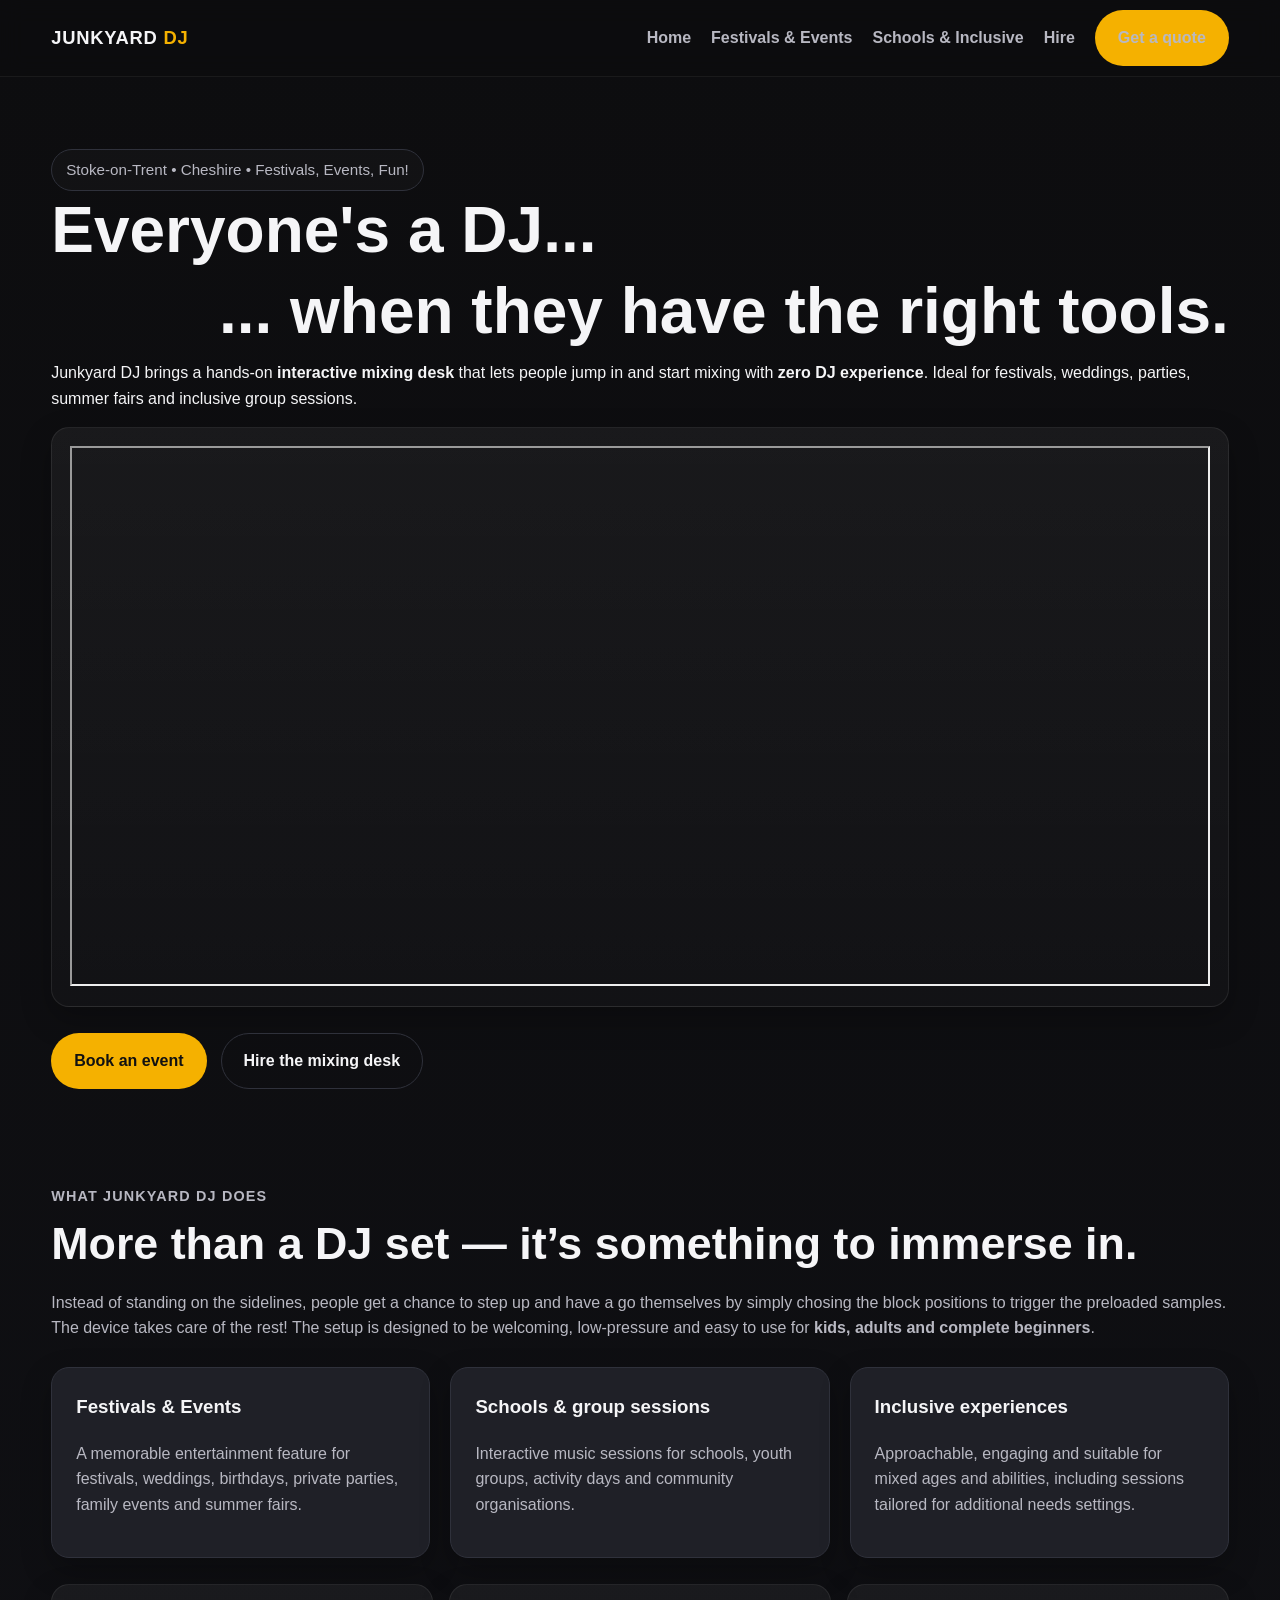
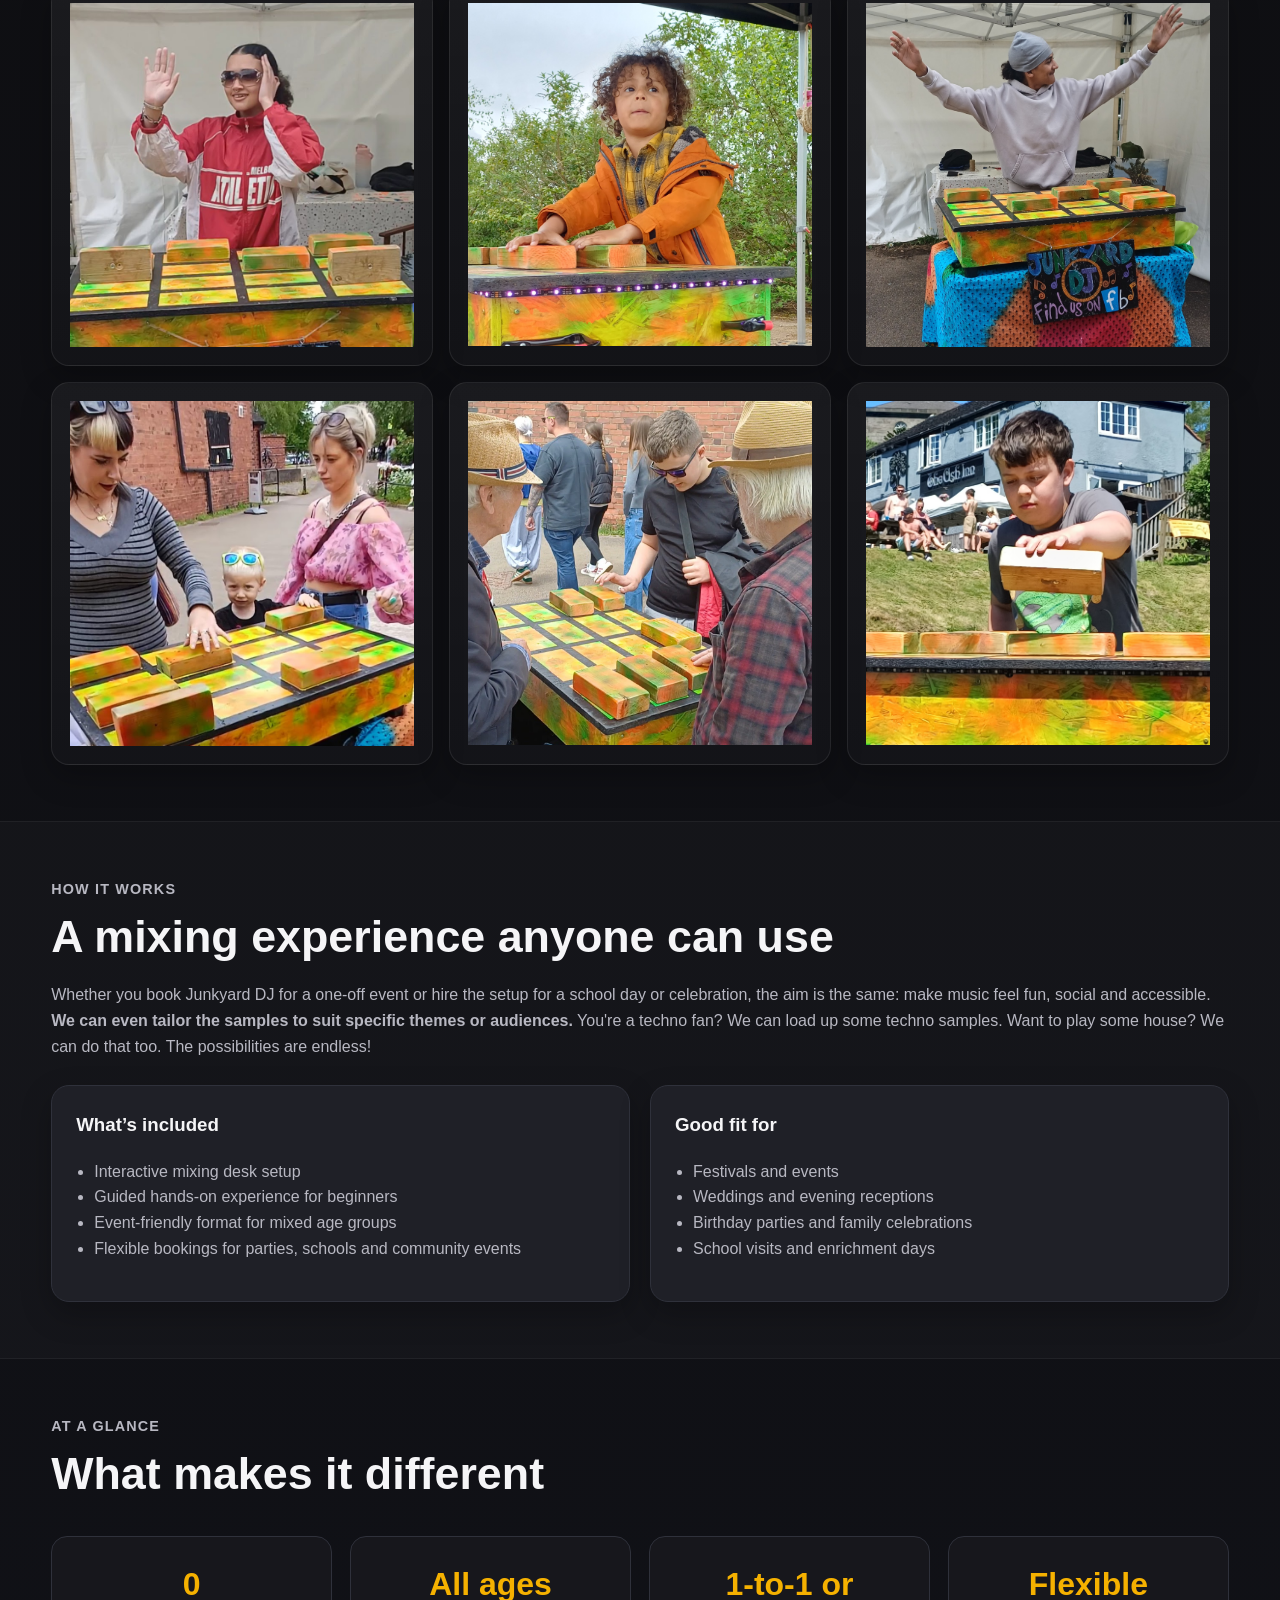
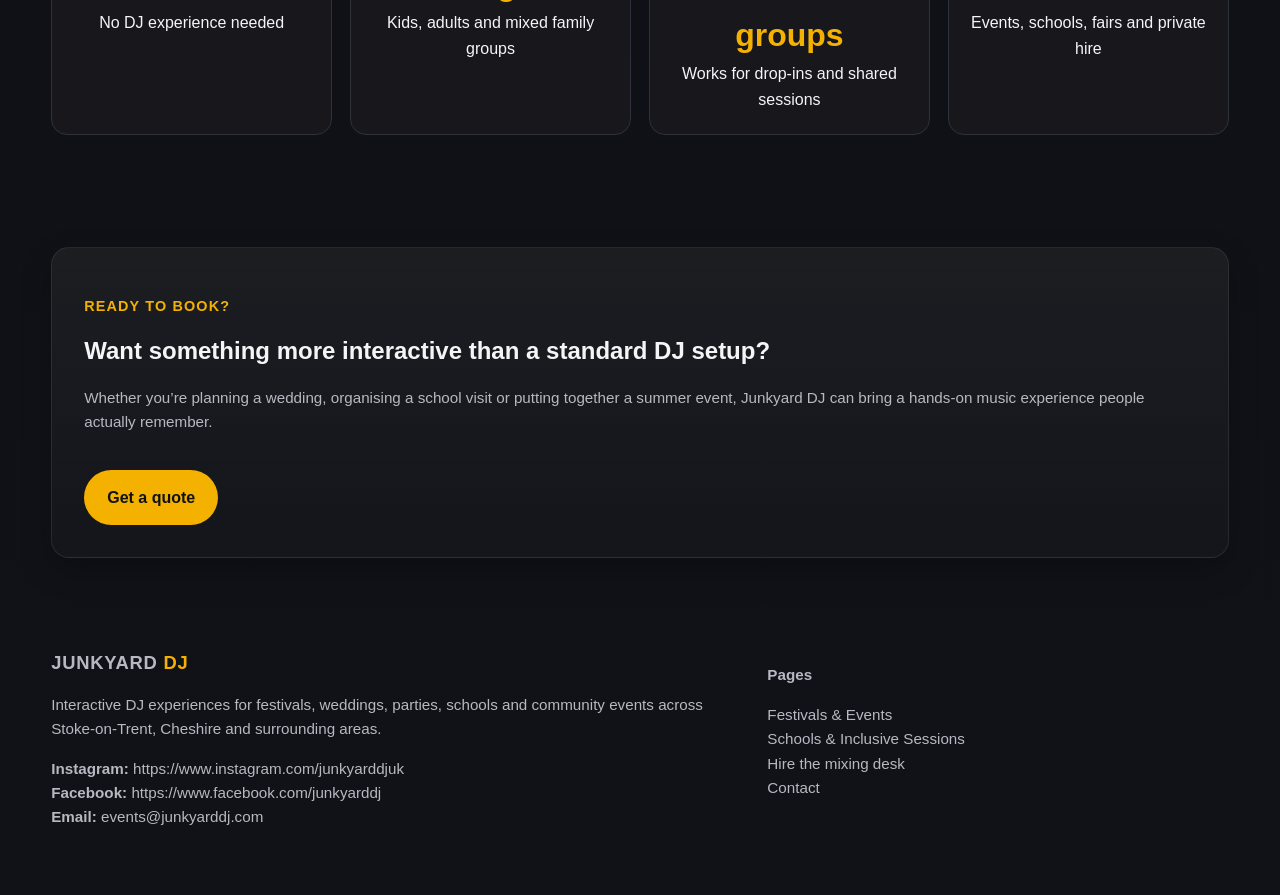
<file: index.html>
<!doctype html>
<html lang="en">
<head>
  <meta charset="utf-8" />
  <meta name="viewport" content="width=device-width, initial-scale=1" />
  <title>Junkyard DJ | Interactive DJ Experiences</title>
  <meta name="description" content="Interactive DJ experiences in Stoke-on-Trent and Cheshire.">
  <link rel="stylesheet" href="style.css" />
</head>
<body>
<header>
  <div class="container nav">
    <a class="brand" href="index.html">Junkyard <span>DJ</span></a>
    <button class="menu-toggle" aria-label="Open menu">☰</button>
    <nav class="nav-links">
      <a href="index.html">Home</a>
      <a href="events.html">Festivals & Events</a>
      <a href="schools.html">Schools & Inclusive</a>
      <a href="hire.html">Hire</a>
      <a href="contact.html" class="btn btn-primary">Get a quote</a>
    </nav>
  </div>
</header>


<main>
  <section class="hero">
    <div class="container">
      <div>
        <span class="badge">Stoke-on-Trent • Cheshire • Festivals, Events, Fun!</span>
        <div>
          <h1>Everyone's a DJ...</h1>  
        </div>
        <div style="text-align: right;">
          <h1>... when they have the right tools.</h1>  
        </div>
        <p>
          Junkyard DJ brings a hands-on <strong>interactive mixing desk</strong> that lets people jump in and start mixing with
          <strong>zero DJ experience</strong>. Ideal for festivals, weddings, parties, summer fairs and inclusive group sessions.
        </p>
        <div class="panel hero-card" style="height: 580px; width: 100%; overflow: hidden;">
          <iframe
            src="https://drive.google.com/file/d/1-xTqCBm3IBQOXAIwU4ATXOTtmNXvHxTp/preview"
            width="100%"
            height="540"
            allow="autoplay muted">
          </iframe>
        </div>
        <div class="hero-actions">
          <a class="btn btn-primary" href="contact.html">Book an event</a>
          <a class="btn btn-secondary" href="hire.html">Hire the mixing desk</a>
        </div>
      </div>
    </div>
  </section>

  <section>
    <div class="container">
      <div class="section-head">
        <p class="kicker">What Junkyard DJ does</p>
        <h2>More than a DJ set — it’s something to immerse in.</h2>
        <p>
          Instead of standing on the sidelines, people get a chance to step up and have a go 
          themselves by simply chosing the block positions to trigger the preloaded samples. The device takes care of the rest!
          The setup is designed to be welcoming, low-pressure and easy to use for <strong>kids, adults and complete beginners</strong>. 
        </p>
      </div>

      <div class="grid-3">
        <article class="card">
          <h3>Festivals & Events</h3>
          <p>A memorable entertainment feature for festivals, weddings, birthdays, private parties, family events and summer fairs.</p>
        </article>
        <article class="card">
          <h3>Schools & group sessions</h3>
          <p>Interactive music sessions for schools, youth groups, activity days and community organisations.</p>
        </article>
        <article class="card">
          <h3>Inclusive experiences</h3>
          <p>Approachable, engaging and suitable for mixed ages and abilities, including sessions tailored for additional needs settings.</p>
        </article>
      </div>
      <br/>
      <div class="container">
        <div class="gallery">
          <div class="panel hero-card">
            <img src="assets/teen_girl_mixing.jpg" alt="Event photo">
          </div>
          <div class="panel hero-card" style="vertical-align:middle;">
            <img src="assets/lone_kid.jpg" alt="Event photo">
          </div>
          <div class="panel hero-card">
            <img src="assets/teen_hands_up.jpg" alt="Event photo">
          </div>
          <div class="panel hero-card">
            <img src="assets/ladies_and_kid.jpg" alt="Event photo">
          </div>
          <div class="panel hero-card">
            <img src="assets/collective_young_old.jpg" alt="Event photo">
          </div>
          <div class="panel hero-card">
            <img src="assets/lone_kid_2.jpg" alt="Event photo">
          </div>
        </div>
      </div>
    </div>
  </section>

  <section class="band">
    <div class="container">
      <div class="section-head">
        <p class="kicker">How it works</p>
        <h2>A mixing experience anyone can use</h2>
        <p>Whether you book Junkyard DJ for a one-off event or hire the setup for a school day or celebration, the aim is the same: make music feel fun, social and accessible. <strong>We can even tailor the samples to suit specific themes or audiences.</strong> You're a techno fan? We can load up some techno samples. Want to play some house? We can do that too. The possibilities are endless!</p>
      </div>
      <div class="grid-2">
        <article class="card">
          <h3>What’s included</h3>
          <ul class="list">
            <li>Interactive mixing desk setup</li>
            <li>Guided hands-on experience for beginners</li>
            <li>Event-friendly format for mixed age groups</li>
            <li>Flexible bookings for parties, schools and community events</li>
          </ul>
        </article>
        <article class="card">
          <h3>Good fit for</h3>
          <ul class="list">
            <li>Festivals and events</li>
            <li>Weddings and evening receptions</li>
            <li>Birthday parties and family celebrations</li>
            <li>School visits and enrichment days</li>
          </ul>
        </article>
      </div>
    </div>
  </section>

  <section>
    <div class="container">
      <div class="section-head">
        <p class="kicker">At a glance</p>
        <h2>What makes it different</h2>
      </div>
      <div class="stats">
        <div class="stat"><strong>0</strong>No DJ experience needed</div>
        <div class="stat"><strong>All ages</strong>Kids, adults and mixed family groups</div>
        <div class="stat"><strong>1-to-1 or groups</strong>Works for drop-ins and shared sessions</div>
        <div class="stat"><strong>Flexible</strong>Events, schools, fairs and private hire</div>
      </div>
    </div>
  </section>
  <section>
    <div class="container panel cta">
      <div>
        <p class="kicker">Ready to book?</p>
        <h2 style="margin:.2rem 0 .5rem">Want something more interactive than a standard DJ setup?</h2>
        <p class="small">Whether you’re planning a wedding, organising a school visit or putting together a summer event, Junkyard DJ can bring a hands-on music experience people actually remember.</p>
      </div>
      <div>
        <a class="btn btn-primary" href="contact.html">Get a quote</a>
      </div>
    </div>
  </section>
</main>


<footer>
  <div class="container footer-grid">
    <div>
      <div class="brand">Junkyard <span>DJ</span></div>
      <p class="small">Interactive DJ experiences for festivals, weddings, parties, schools and community events across <br/> Stoke-on-Trent, Cheshire and surrounding areas.</p>
      <p class="small">
        <strong>Instagram:</strong> https://www.instagram.com/junkyarddjuk<br>
        <strong>Facebook:</strong> https://www.facebook.com/junkyarddj<br>
        <strong>Email:</strong> events@junkyarddj.com<br>
    </div>
    <div>
      <p class="small"><strong>Pages</strong></p>
      <p class="small">
        <a href="events.html">Festivals & Events</a><br>
        <a href="schools.html">Schools & Inclusive Sessions</a><br>
        <a href="hire.html">Hire the mixing desk</a><br>
        <a href="contact.html">Contact</a>
      </p>
    </div>
  </div>
</footer>
<script src="script.js"></script>
</body>
</html>
</file>
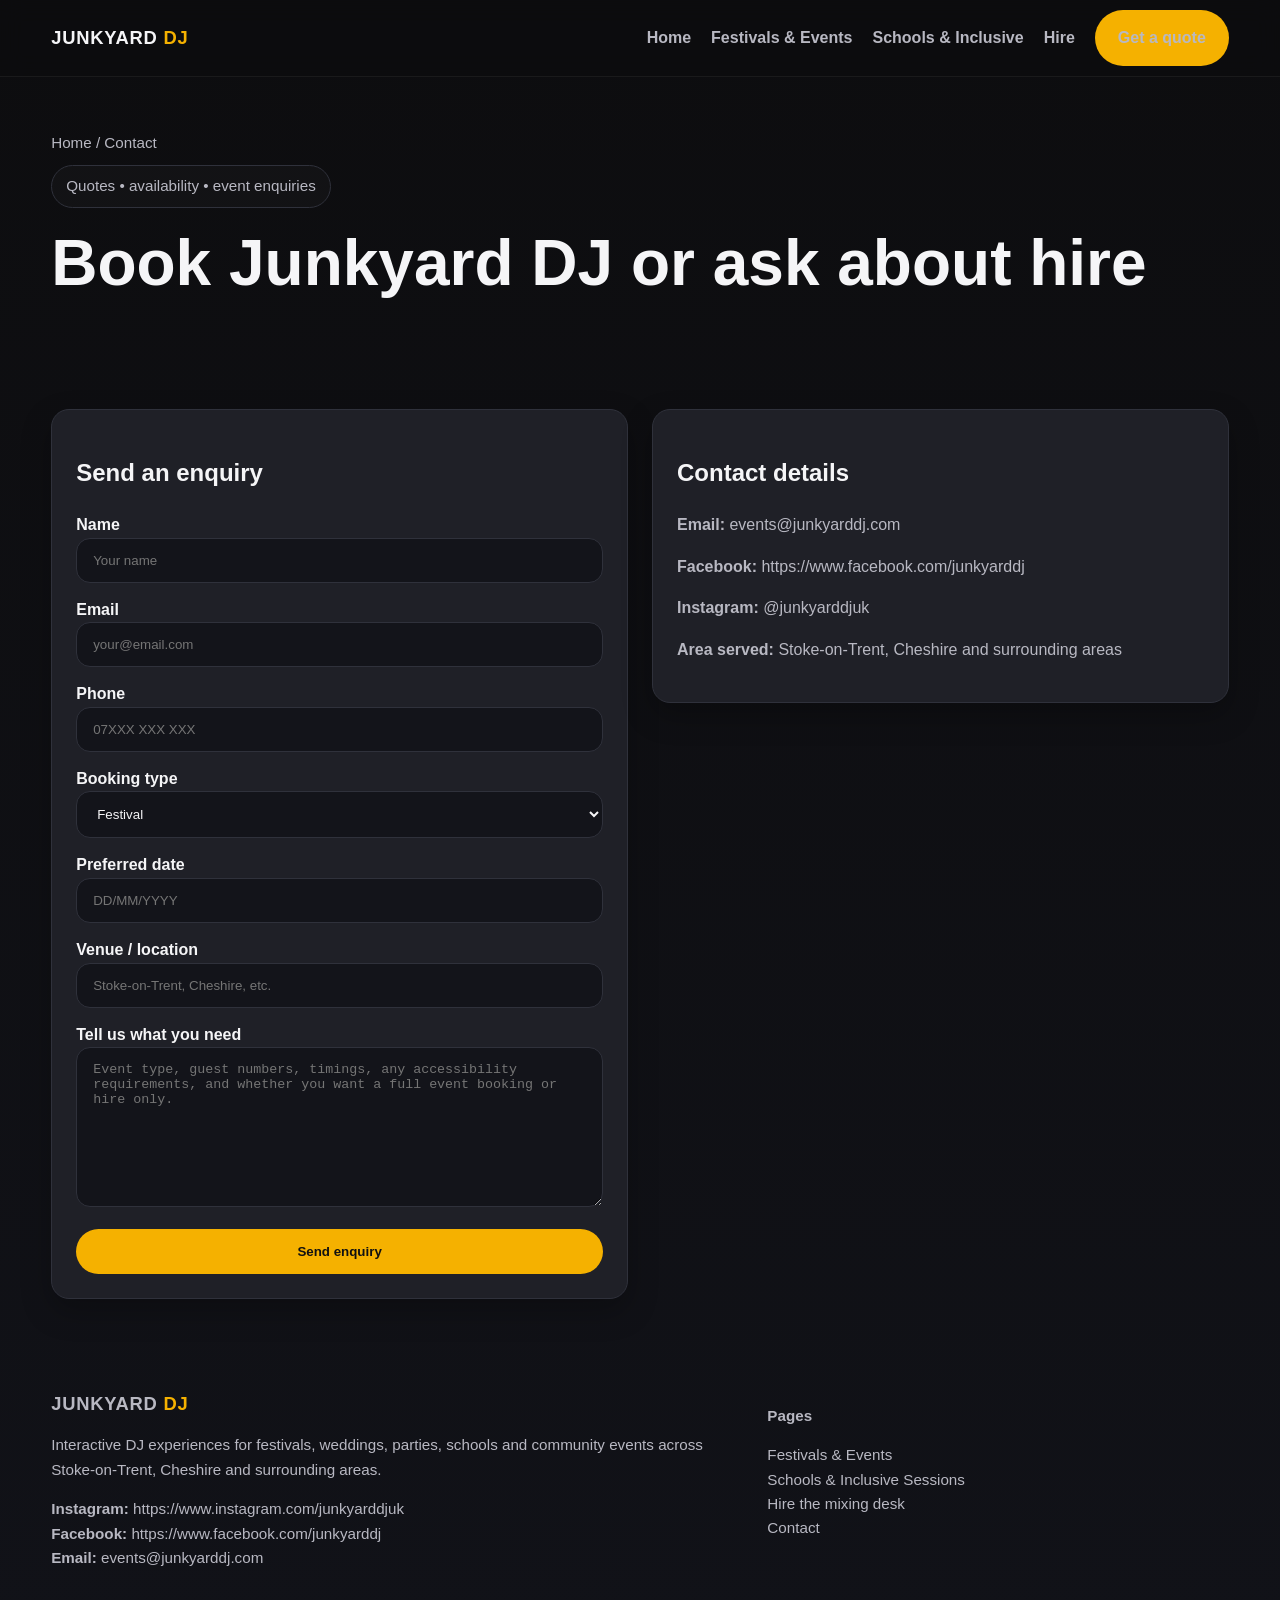
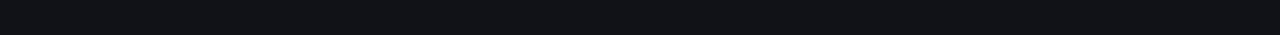
<file: contact.html>
<!doctype html>
<html lang="en">
<head>
  <meta charset="utf-8" />
  <meta name="viewport" content="width=device-width, initial-scale=1" />
  <title>Contact | Junkyard DJ</title>
  <meta name="description" content="Interactive DJ experiences in Stoke-on-Trent and Cheshire.">
  <link rel="stylesheet" href="style.css" />
</head>
<body>
<header>
  <div class="container nav">
    <a class="brand" href="index.html">Junkyard <span>DJ</span></a>
    <button class="menu-toggle" aria-label="Open menu">☰</button>
    <nav class="nav-links">
      <a href="index.html">Home</a>
      <a href="events.html">Festivals & Events</a>
      <a href="schools.html">Schools & Inclusive</a>
      <a href="hire.html">Hire</a>
      <a href="contact.html" class="btn btn-primary">Get a quote</a>
    </nav>
  </div>
</header>

<main>
  <section class="page-hero">
    <div class="container">
      <div class="breadcrumbs">Home / Contact</div>
      <span class="badge">Quotes • availability • event enquiries</span>
      <h1>Book Junkyard DJ or ask about hire</h1>
    </div>
  </section>

  <section>
    <div class="container split">
      <div class="card">
        <h2>Send an enquiry</h2>
        <form class="form" action="send-mail.php" method="post">
          <div>
            <label for="name">Name</label>
            <input id="name" name="name" placeholder="Your name">
          </div>
          <div>
            <label for="email">Email</label>
            <input id="email" type="email" name="email" placeholder="your@email.com">
          </div>
          <div>
            <label for="phone">Phone</label>
            <input id="phone" name="phone" placeholder="07XXX XXX XXX">
          </div>
          <div>
            <label for="event-type">Booking type</label>
            <select id="event-type" name="event_type">
              <option>Festival</option>
              <option>Wedding</option>
              <option>Party / private event</option>
              <option>School visit</option>
              <option>Summer fair / community event</option>
              <option>Mixing desk hire</option>
              <option>Other</option>
            </select>
          </div>
          <div>
            <label for="date">Preferred date</label>
            <input id="date" name="date" placeholder="DD/MM/YYYY">
          </div>
          <div>
            <label for="location">Venue / location</label>
            <input id="location" name="location" placeholder="Stoke-on-Trent, Cheshire, etc.">
          </div>
          <div>
            <label for="message">Tell us what you need</label>
            <textarea id="message" name="message" placeholder="Event type, guest numbers, timings, any accessibility requirements, and whether you want a full event booking or hire only."></textarea>
          </div>
          <div style="display:none;">
  <label for="website">Leave this field empty</label>
  <input id="website" name="website" type="text" autocomplete="off">
</div>
<button class="btn btn-primary" type="submit">Send enquiry</button>
        </form>
      </div>
      <div class="card">
        <h2>Contact details</h2>
        <p><strong>Email:</strong> events@junkyarddj.com</p>
        <p><strong>Facebook:</strong> https://www.facebook.com/junkyarddj</p>
        <p><strong>Instagram:</strong> @junkyarddjuk</p>
        <p><strong>Area served:</strong> Stoke-on-Trent, Cheshire and surrounding areas</p>
      </div>
    </div>
  </section>
</main>


<footer>
  <div class="container footer-grid">
    <div>
      <div class="brand">Junkyard <span>DJ</span></div>
      <p class="small">Interactive DJ experiences for festivals, weddings, parties, schools and community events across<br/>  Stoke-on-Trent, Cheshire and surrounding areas.</p>
      <p class="small">
        <strong>Instagram:</strong> https://www.instagram.com/junkyarddjuk<br>
        <strong>Facebook:</strong> https://www.facebook.com/junkyarddj<br>
        <strong>Email:</strong> events@junkyarddj.com<br>
    </div>
    <div>
      <p class="small"><strong>Pages</strong></p>
      <p class="small">
        <a href="events.html">Festivals & Events</a><br>
        <a href="schools.html">Schools & Inclusive Sessions</a><br>
        <a href="hire.html">Hire the mixing desk</a><br>
        <a href="contact.html">Contact</a>
      </p>
    </div>
  </div>
</footer>
<script src="script.js"></script>
</body>
</html>
</file>
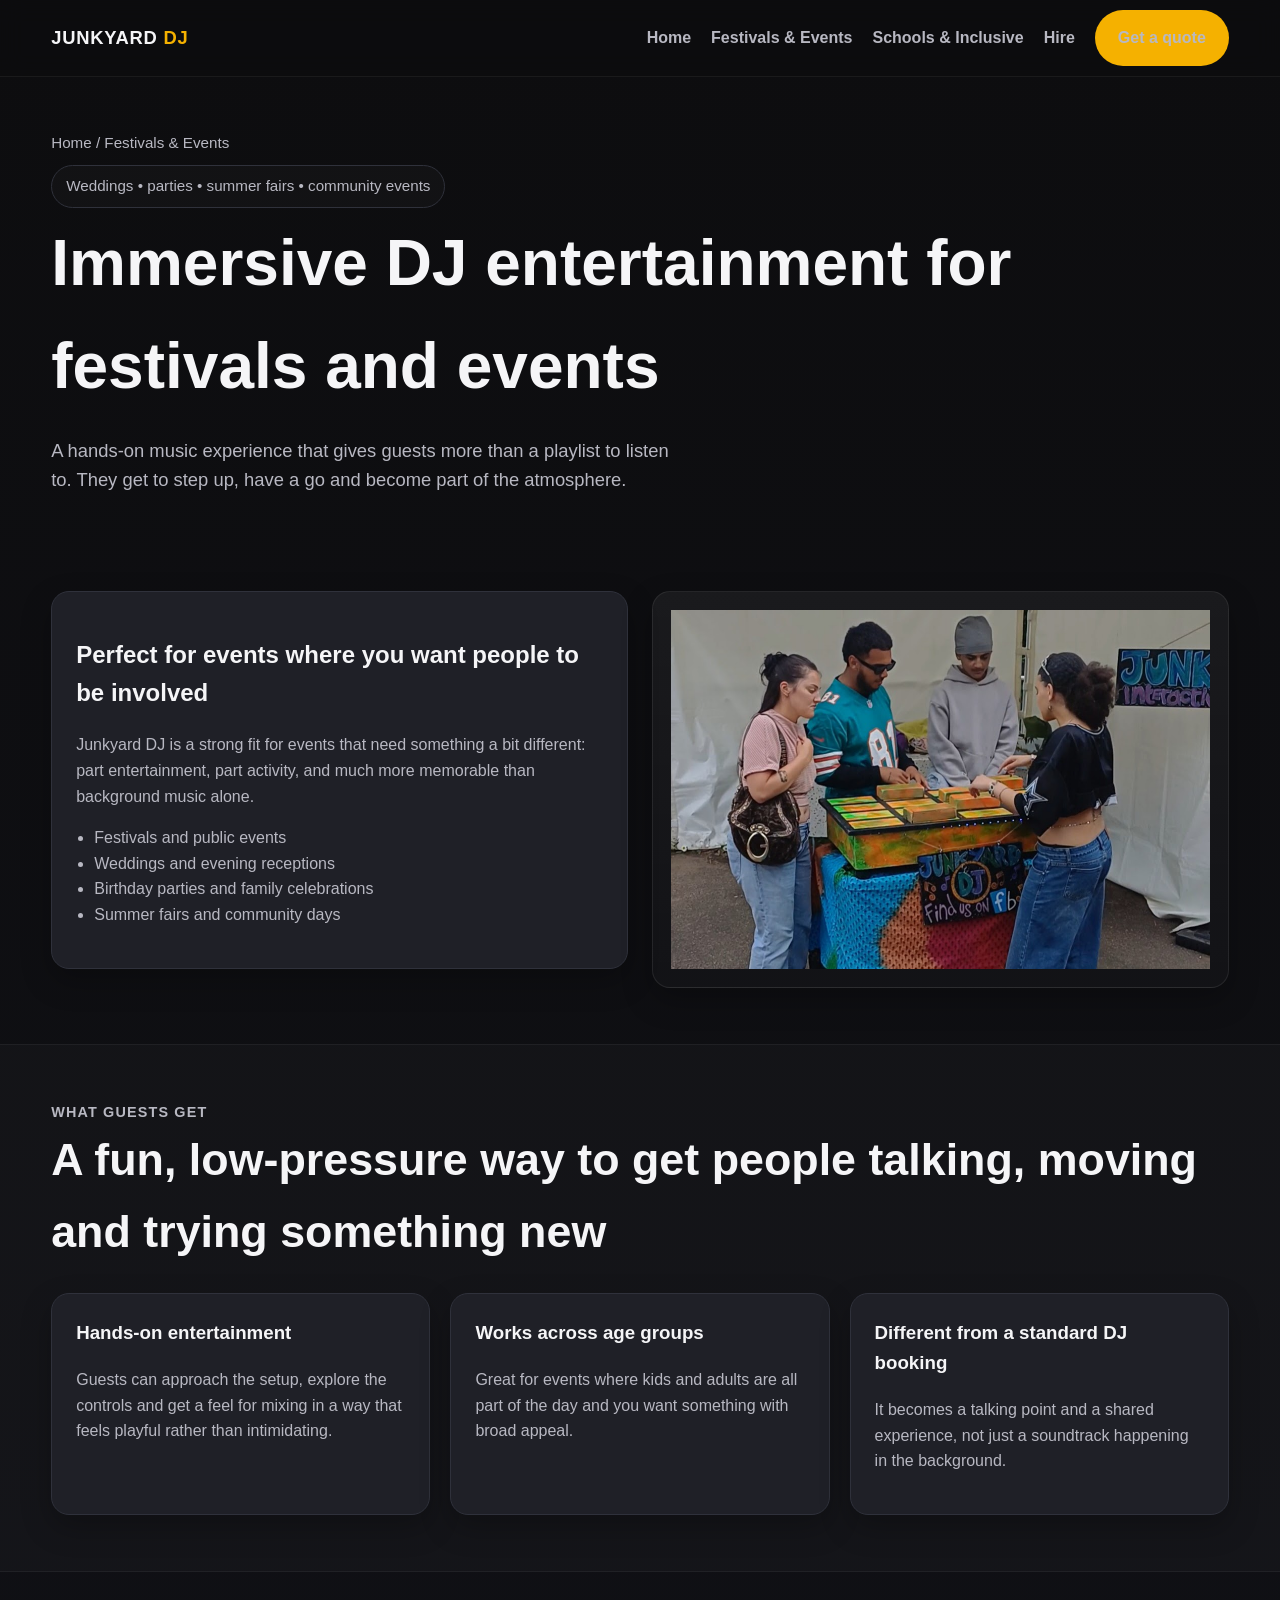
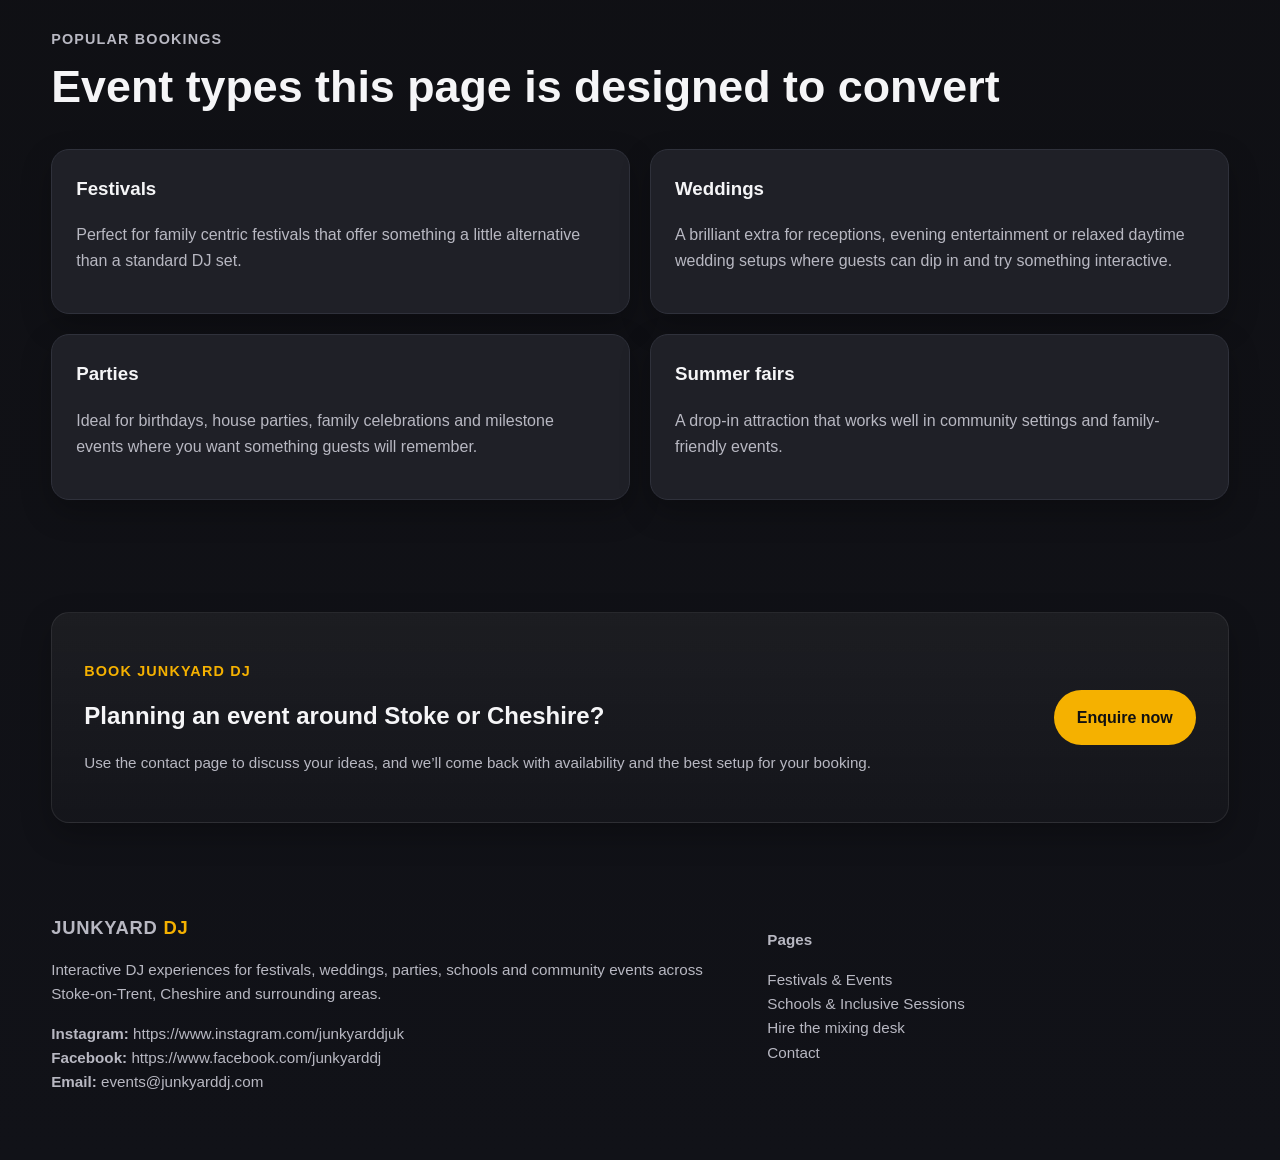
<file: events.html>
<!doctype html>
<html lang="en">
<head>
  <meta charset="utf-8" />
  <meta name="viewport" content="width=device-width, initial-scale=1" />
  <title>Festivals & Events | Junkyard DJ</title>
  <meta name="description" content="Interactive DJ experiences in Stoke-on-Trent and Cheshire.">
  <link rel="stylesheet" href="style.css" />
</head>
<body>
<header>
  <div class="container nav">
    <a class="brand" href="index.html">Junkyard <span>DJ</span></a>
    <button class="menu-toggle" aria-label="Open menu">☰</button>
    <nav class="nav-links">
      <a href="index.html">Home</a>
      <a href="events.html">Festivals & Events</a>
      <a href="schools.html">Schools & Inclusive</a>
      <a href="hire.html">Hire</a>
      <a href="contact.html" class="btn btn-primary">Get a quote</a>
    </nav>
  </div>
</header>


<main>
  <section class="page-hero">
    <div class="container">
      <div class="breadcrumbs">Home / Festivals & Events</div>
      <span class="badge">Weddings • parties • summer fairs • community events</span>
      <h1>Immersive DJ entertainment for festivals and events</h1>
      <p class="lead">A hands-on music experience that gives guests more than a playlist to listen to. They get to step up, have a go and become part of the atmosphere.</p>
    </div>
  </section>

  <section>
    <div class="container split">
      <div class="card">
        <h2>Perfect for events where you want people to be involved</h2>
        <p>Junkyard DJ is a strong fit for events that need something a bit different: part entertainment, part activity, and much more memorable than background music alone.</p>
        <ul class="list">
          <li>Festivals and public events</li>
          <li>Weddings and evening receptions</li>
          <li>Birthday parties and family celebrations</li>
          <li>Summer fairs and community days</li>
        </ul>
      </div>
      <div class="panel hero-card"><img src="assets/festival.jpg" alt="Event photo"></div>
    </div>
  </section>

  <section class="band">
    <div class="container">
      <div class="section-head">
        <p class="kicker">What guests get</p>
        <h2>A fun, low-pressure way to get people talking, moving and trying something new</h2>
      </div>
      <div class="grid-3">
        <article class="card">
          <h3>Hands-on entertainment</h3>
          <p>Guests can approach the setup, explore the controls and get a feel for mixing in a way that feels playful rather than intimidating.</p>
        </article>
        <article class="card">
          <h3>Works across age groups</h3>
          <p>Great for events where kids and adults are all part of the day and you want something with broad appeal.</p>
        </article>
        <article class="card">
          <h3>Different from a standard DJ booking</h3>
          <p>It becomes a talking point and a shared experience, not just a soundtrack happening in the background.</p>
        </article>
      </div>
    </div>
  </section>

  <section>
    <div class="container">
      <div class="section-head">
        <p class="kicker">Popular bookings</p>
        <h2>Event types this page is designed to convert</h2>
      </div>
      <div class="grid-2">
        <article class="card">
          <h3>Festivals</h3>
          <p>Perfect for family centric festivals that offer something a little alternative than a standard DJ set. </p>
        </article>
        <article class="card">
          <h3>Weddings</h3>
          <p>A brilliant extra for receptions, evening entertainment or relaxed daytime wedding setups where guests can dip in and try something interactive.</p>
        </article>
        <article class="card">
          <h3>Parties</h3>
          <p>Ideal for birthdays, house parties, family celebrations and milestone events where you want something guests will remember.</p>
        </article>
        <article class="card">
          <h3>Summer fairs</h3>
          <p>A drop-in attraction that works well in community settings and family-friendly events.</p>
        </article>
      </div>
    </div>
  </section>

  <section>
    <div class="container panel cta">
      <div>
        <p class="kicker">Book Junkyard DJ</p>
        <h2 style="margin:.2rem 0 .5rem">Planning an event around Stoke or Cheshire?</h2>
        <p class="small">Use the contact page to discuss your ideas, and we’ll come back with availability and the best setup for your booking.</p>
      </div>
      <div><a class="btn btn-primary" href="contact.html">Enquire now</a></div>
    </div>
  </section>
</main>


<footer>
  <div class="container footer-grid">
    <div>
      <div class="brand">Junkyard <span>DJ</span></div>
      <p class="small">Interactive DJ experiences for festivals, weddings, parties, schools and community events across<br/>  Stoke-on-Trent, Cheshire and surrounding areas.</p>
      <p class="small">
        <strong>Instagram:</strong> https://www.instagram.com/junkyarddjuk<br>
        <strong>Facebook:</strong> https://www.facebook.com/junkyarddj<br>
        <strong>Email:</strong> events@junkyarddj.com<br>
    </div>
    <div>
      <p class="small"><strong>Pages</strong></p>
      <p class="small">
        <a href="events.html">Festivals & Events</a><br>
        <a href="schools.html">Schools & Inclusive Sessions</a><br>
        <a href="hire.html">Hire the mixing desk</a><br>
        <a href="contact.html">Contact</a>
      </p>
    </div>
  </div>
</footer>
<script src="script.js"></script>
</body>
</html>
</file>
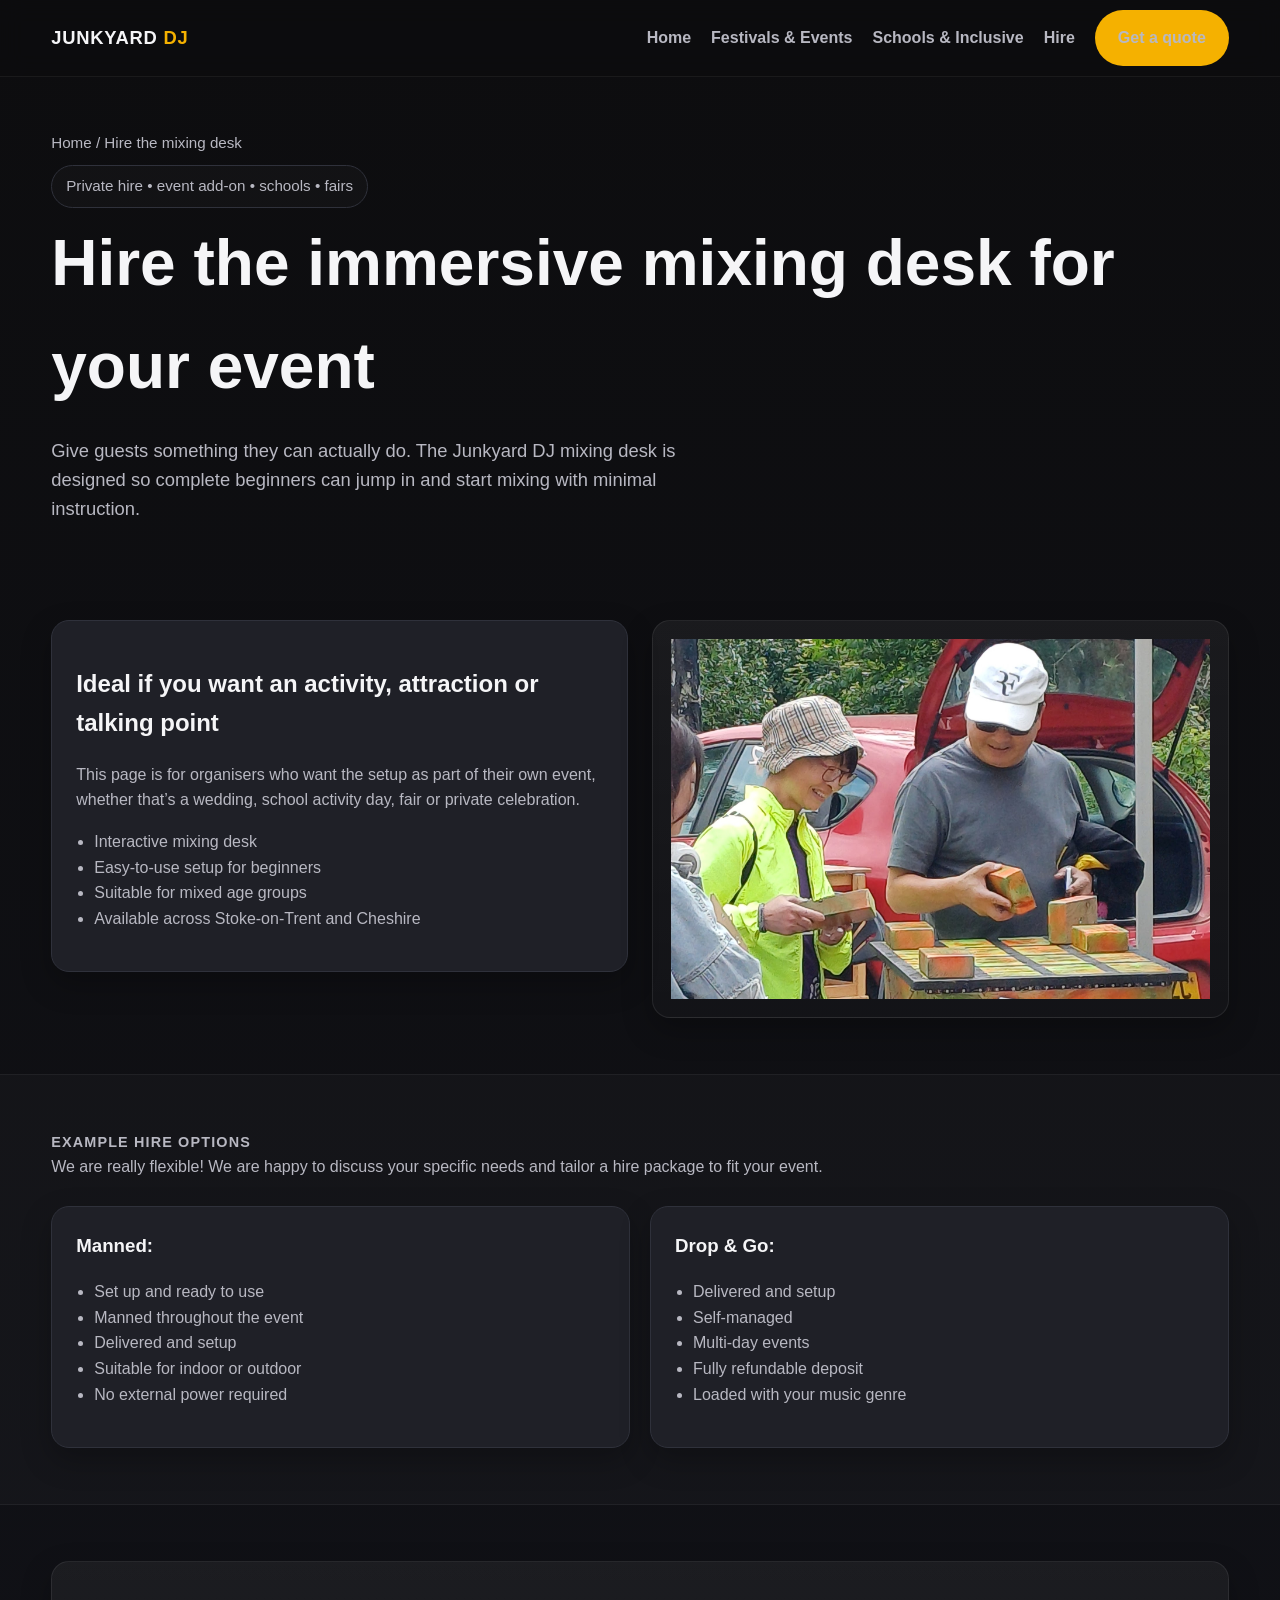
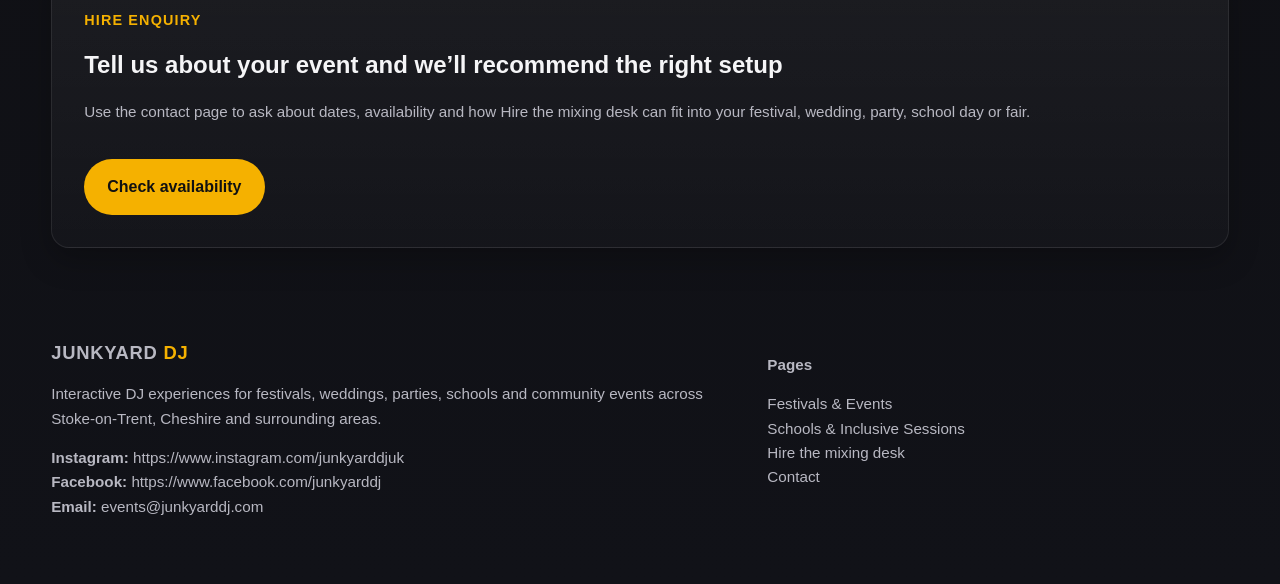
<file: hire.html>
<!doctype html>
<html lang="en">
<head>
  <meta charset="utf-8" />
  <meta name="viewport" content="width=device-width, initial-scale=1" />
  <title>Hire the mixing desk | Junkyard DJ</title>
  <meta name="description" content="Interactive DJ experiences in Stoke-on-Trent and Cheshire.">
  <link rel="stylesheet" href="style.css" />
</head>
<body>
<header>
  <div class="container nav">
    <a class="brand" href="index.html">Junkyard <span>DJ</span></a>
    <button class="menu-toggle" aria-label="Open menu">☰</button>
    <nav class="nav-links">
      <a href="index.html">Home</a>
      <a href="events.html">Festivals & Events</a>
      <a href="schools.html">Schools & Inclusive</a>
      <a href="hire.html">Hire</a>
      <a href="contact.html" class="btn btn-primary">Get a quote</a>
    </nav>
  </div>
</header>


<main>
  <section class="page-hero">
    <div class="container">
      <div class="breadcrumbs">Home / Hire the mixing desk</div>
      <span class="badge">Private hire • event add-on • schools • fairs</span>
      <h1>Hire the immersive mixing desk for your event</h1>
      <p class="lead">Give guests something they can actually do. The Junkyard DJ mixing desk is designed so complete beginners can jump in and start mixing with minimal instruction.</p>
    </div>
  </section>

  <section>
    <div class="container split">
      <div class="card">
        <h2>Ideal if you want an activity, attraction or talking point</h2>
        <p>This page is for organisers who want the setup as part of their own event, whether that’s a wedding, school activity day, fair or private celebration.</p>
        <ul class="list">
          <li>Interactive mixing desk</li>
          <li>Easy-to-use setup for beginners</li>
          <li>Suitable for mixed age groups</li>
          <li>Available across Stoke-on-Trent and Cheshire</li>
        </ul>
      </div>
      <div class="panel hero-card"><img src="assets/hire.jpg" alt="Event photo"></div>
    </div>
  </section>

  <section class="band">
    <div class="container">
      <div class="section-head">
        <p class="kicker">Example hire options</p>
        <p>We are really flexible! We are happy to discuss your specific needs and tailor a hire package to fit your event.</p>
      </div>
      <div class="grid-2">
        <article class="card">
          <h3>Manned:</h3>
          <ul class="list">
            <li>Set up and ready to use</li>
            <li>Manned throughout the event</li>
            <li>Delivered and setup</li>
            <li>Suitable for indoor or outdoor</li>
            <li>No external power required</li>
          </ul>
        </article>
        <article class="card">
          <h3>Drop & Go:</h3>
          <ul class="list">
            <li>Delivered and setup</li>
            <li>Self-managed</li>
            <li>Multi-day events</li>
            <li>Fully refundable deposit</li>
            <li>Loaded with your music genre</li>
          </ul>
        </article>
      </div>
    </div>
  </section>

  <section>
    <div class="container panel cta">
      <div>
        <p class="kicker">Hire enquiry</p>
        <h2 style="margin:.2rem 0 .5rem">Tell us about your event and we’ll recommend the right setup</h2>
        <p class="small">Use the contact page to ask about dates, availability and how Hire the mixing desk can fit into your festival, wedding, party, school day or fair.</p>
      </div>
      <div><a class="btn btn-primary" href="contact.html">Check availability</a></div>
    </div>
  </section>
</main>


<footer>
  <div class="container footer-grid">
    <div>
      <div class="brand">Junkyard <span>DJ</span></div>
      <p class="small">Interactive DJ experiences for festivals, weddings, parties, schools and community events across<br/>  Stoke-on-Trent, Cheshire and surrounding areas.</p>
      <p class="small">
        <strong>Instagram:</strong> https://www.instagram.com/junkyarddjuk<br>
        <strong>Facebook:</strong> https://www.facebook.com/junkyarddj<br>
        <strong>Email:</strong> events@junkyarddj.com<br>
    </div>
    <div>
      <p class="small"><strong>Pages</strong></p>
      <p class="small">
        <a href="events.html">Festivals & Events</a><br>
        <a href="schools.html">Schools & Inclusive Sessions</a><br>
        <a href="hire.html">Hire the mixing desk</a><br>
        <a href="contact.html">Contact</a>
      </p>
    </div>
  </div>
</footer>
<script src="script.js"></script>
</body>
</html>
</file>
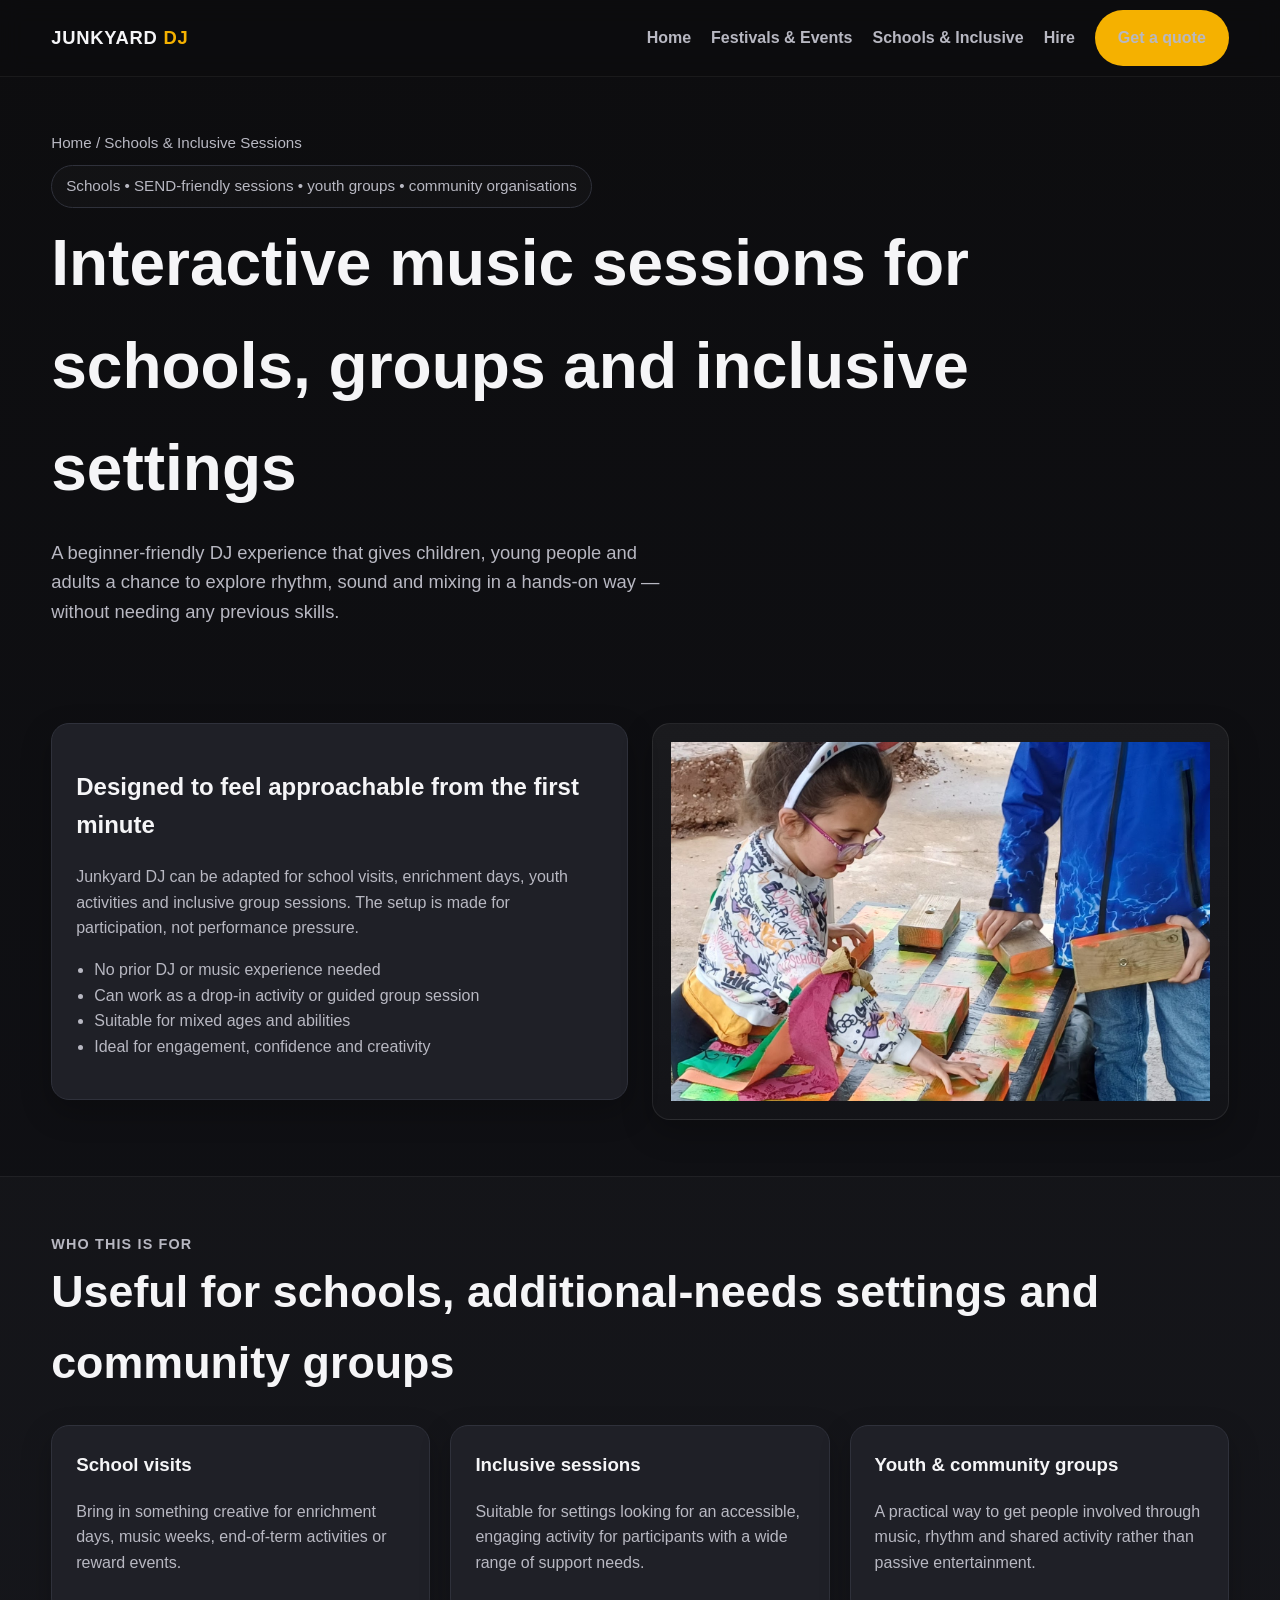
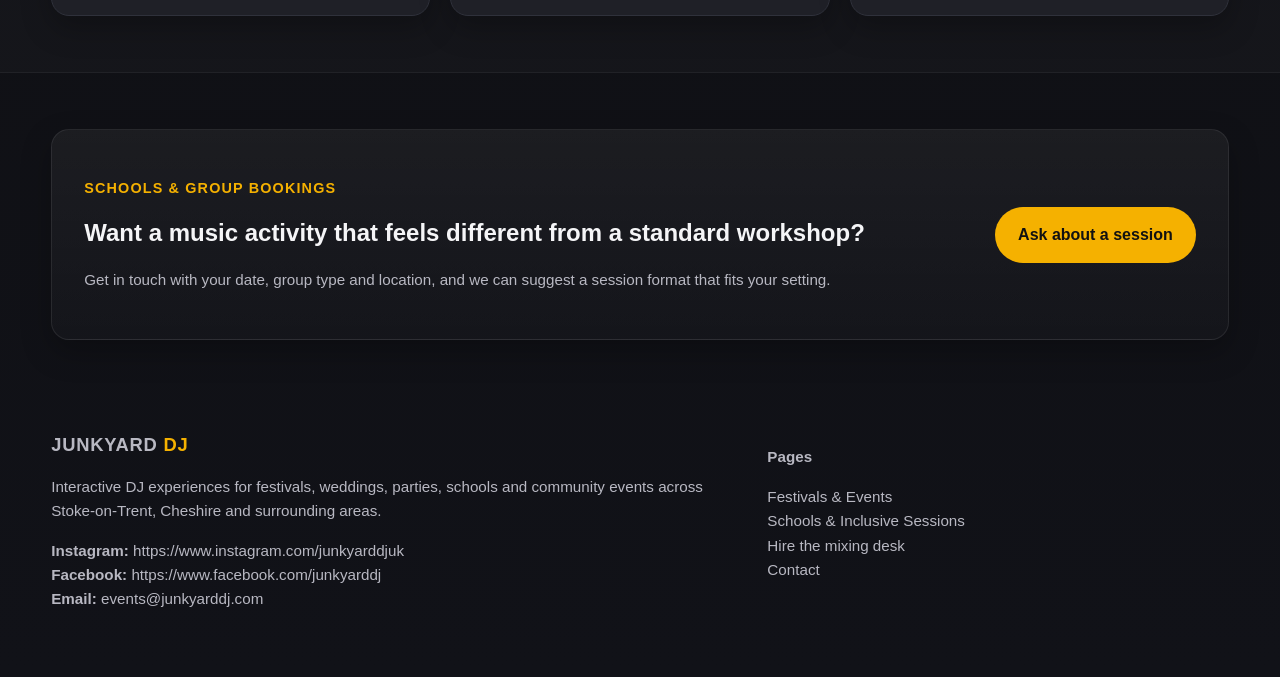
<file: schools.html>
<!doctype html>
<html lang="en">
<head>
  <meta charset="utf-8" />
  <meta name="viewport" content="width=device-width, initial-scale=1" />
  <title>Schools & Inclusive Sessions | Junkyard DJ</title>
  <meta name="description" content="Interactive DJ experiences in Stoke-on-Trent and Cheshire.">
  <link rel="stylesheet" href="style.css" />
</head>
<body>
<header>
  <div class="container nav">
    <a class="brand" href="index.html">Junkyard <span>DJ</span></a>
    <button class="menu-toggle" aria-label="Open menu">☰</button>
    <nav class="nav-links">
      <a href="index.html">Home</a>
      <a href="events.html">Festivals & Events</a>
      <a href="schools.html">Schools & Inclusive</a>
      <a href="hire.html">Hire</a>
      <a href="contact.html" class="btn btn-primary">Get a quote</a>
    </nav>
  </div>
</header>


<main>
  <section class="page-hero">
    <div class="container">
      <div class="breadcrumbs">Home / Schools & Inclusive Sessions</div>
      <span class="badge">Schools • SEND-friendly sessions • youth groups • community organisations</span>
      <h1>Interactive music sessions for schools, groups and inclusive settings</h1>
      <p class="lead">A beginner-friendly DJ experience that gives children, young people and adults a chance to explore rhythm, sound and mixing in a hands-on way — without needing any previous skills.</p>
    </div>
  </section>

  <section>
    <div class="container split">
      <div class="card">
        <h2>Designed to feel approachable from the first minute</h2>
        <p>Junkyard DJ can be adapted for school visits, enrichment days, youth activities and inclusive group sessions. The setup is made for participation, not performance pressure.</p>
        <ul class="list">
          <li>No prior DJ or music experience needed</li>
          <li>Can work as a drop-in activity or guided group session</li>
          <li>Suitable for mixed ages and abilities</li>
          <li>Ideal for engagement, confidence and creativity</li>
        </ul>
      </div>
      <div class="panel hero-card"><img src="assets/school.jpg" alt="Event photo"></div>
    </div>
  </section>

  <section class="band">
    <div class="container">
      <div class="section-head">
        <p class="kicker">Who this is for</p>
        <h2>Useful for schools, additional-needs settings and community groups</h2>
      </div>
      <div class="grid-3">
        <article class="card">
          <h3>School visits</h3>
          <p>Bring in something creative for enrichment days, music weeks, end-of-term activities or reward events.</p>
        </article>
        <article class="card">
          <h3>Inclusive sessions</h3>
          <p>Suitable for settings looking for an accessible, engaging activity for participants with a wide range of support needs.</p>
        </article>
        <article class="card">
          <h3>Youth & community groups</h3>
          <p>A practical way to get people involved through music, rhythm and shared activity rather than passive entertainment.</p>
        </article>
      </div>
    </div>
  </section>
  <section>
    <div class="container panel cta">
      <div>
        <p class="kicker">Schools & group bookings</p>
        <h2 style="margin:.2rem 0 .5rem">Want a music activity that feels different from a standard workshop?</h2>
        <p class="small">Get in touch with your date, group type and location, and we can suggest a session format that fits your setting.</p>
      </div>
      <div><a class="btn btn-primary" href="contact.html">Ask about a session</a></div>
    </div>
  </section>
</main>


<footer>
  <div class="container footer-grid">
    <div>
      <div class="brand">Junkyard <span>DJ</span></div>
      <p class="small">Interactive DJ experiences for festivals, weddings, parties, schools and community events across<br/>  Stoke-on-Trent, Cheshire and surrounding areas.</p>
      <p class="small">
        <strong>Instagram:</strong> https://www.instagram.com/junkyarddjuk<br>
        <strong>Facebook:</strong> https://www.facebook.com/junkyarddj<br>
        <strong>Email:</strong> events@junkyarddj.com<br>
    </div>
    <div>
      <p class="small"><strong>Pages</strong></p>
      <p class="small">
        <a href="events.html">Festivals & Events</a><br>
        <a href="schools.html">Schools & Inclusive Sessions</a><br>
        <a href="hire.html">Hire the mixing desk</a><br>
        <a href="contact.html">Contact</a>
      </p>
    </div>
  </div>
</footer>
<script src="script.js"></script>
</body>
</html>
</file>
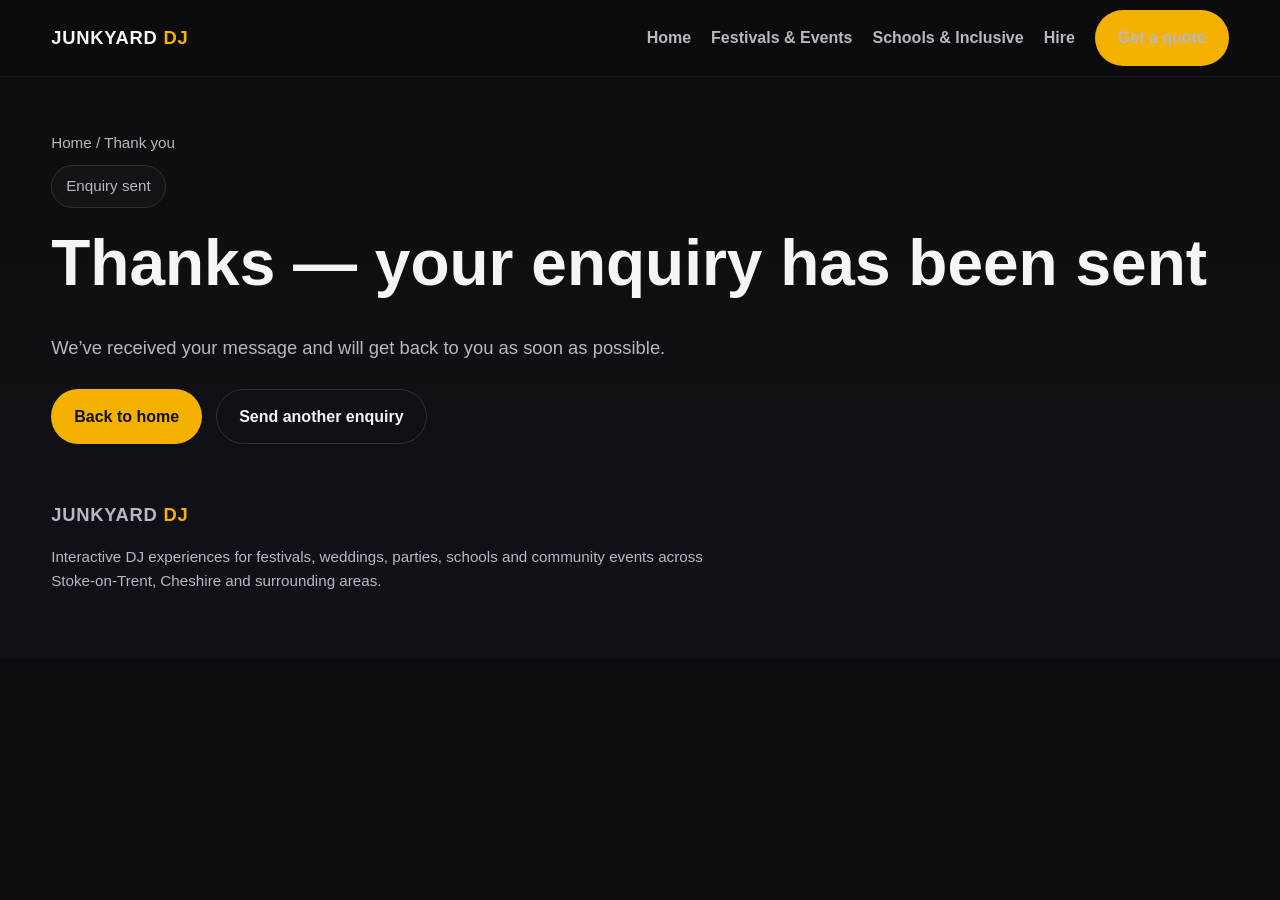
<file: thank-you.html>
<!doctype html>
<html lang="en">
<head>
  <meta charset="utf-8" />
  <meta name="viewport" content="width=device-width, initial-scale=1" />
  <title>Thank You | Junkyard DJ</title>
  <meta name="description" content="Thanks for your enquiry to Junkyard DJ.">
  <link rel="stylesheet" href="style.css" />
</head>
<body>
<header>
  <div class="container nav">
    <a class="brand" href="index.html">Junkyard <span>DJ</span></a>
    <button class="menu-toggle" aria-label="Open menu">☰</button>
    <nav class="nav-links">
      <a href="index.html">Home</a>
      <a href="events.html">Festivals & Events</a>
      <a href="schools.html">Schools & Inclusive</a>
      <a href="hire.html">Hire</a>
      <a href="contact.html" class="btn btn-primary">Get a quote</a>
    </nav>
  </div>
</header>
<main>
  <section class="page-hero">
    <div class="container">
      <div class="breadcrumbs">Home / Thank you</div>
      <span class="badge">Enquiry sent</span>
      <h1>Thanks — your enquiry has been sent</h1>
      <p class="lead">We’ve received your message and will get back to you as soon as possible.</p>
      <div class="hero-actions">
        <a class="btn btn-primary" href="index.html">Back to home</a>
        <a class="btn btn-secondary" href="contact.html">Send another enquiry</a>
      </div>
    </div>
  </section>
</main>
<footer>
  <div class="container footer-grid">
    <div>
      <div class="brand">Junkyard <span>DJ</span></div>
      <p class="small">Interactive DJ experiences for festivals, weddings, parties, schools and community events across<br/>  Stoke-on-Trent, Cheshire and surrounding areas.</p>
    </div>
  </div>
</footer>
<script src="script.js"></script>
</body>
</html>
</file>
<file: style.css>
:root{
  --bg:#0d0d0f;
  --bg-soft:#17171c;
  --card:#1f2027;
  --text:#f5f5f7;
  --muted:#b8b8c2;
  --line:#2f313b;
  --accent:#f5b100;
  --accent-2:#7ce0ff;
  --max:1200px;
  --radius:18px;
  --shadow:0 12px 30px rgba(0,0,0,.25);
}

*{box-sizing:border-box}
html{scroll-behavior:smooth}
body{
  margin:0;
  font-family:Inter,Arial,Helvetica,sans-serif;
  background:linear-gradient(180deg,#0d0d0f 0%, #111218 100%);
  color:var(--text);
  line-height:1.6;
}
a{color:inherit;text-decoration:none}
img{max-width:100%;display:block}
.container{width:min(var(--max),92vw);margin:0 auto}
.btn{
  display:inline-block;
  padding:14px 22px;
  border-radius:999px;
  font-weight:700;
  transition:.2s ease;
  border:1px solid transparent;
}
.btn-primary{background:var(--accent);color:#111}
.btn-primary:hover{transform:translateY(-1px)}
.btn-secondary{background:transparent;border-color:var(--line);color:var(--text)}
.btn-secondary:hover{border-color:var(--accent)}
.badge{
  display:inline-block;
  padding:8px 14px;
  border:1px solid var(--line);
  border-radius:999px;
  color:var(--muted);
  background:rgba(255,255,255,.02);
  font-size:.95rem;
}
header{
  position:sticky; top:0; z-index:1000;
  backdrop-filter: blur(12px);
  background:rgba(13,13,15,.72);
  border-bottom:1px solid rgba(255,255,255,.06);
}
.nav{
  display:flex;align-items:center;justify-content:space-between;
  min-height:76px; gap:20px;
}
.brand{
  font-size:1.15rem;font-weight:800;letter-spacing:.04em;text-transform:uppercase
}
.brand span{color:var(--accent)}
.nav-links{
  display:flex; gap:20px; align-items:center;
}
.nav-links a{color:var(--muted);font-weight:600}
.nav-links a:hover{color:var(--text)}
.menu-toggle{
  display:none; background:none; border:0; color:var(--text); font-size:1.6rem;
}

.hero{
  padding:72px 0 40px;
}
.hero-grid{
  display:grid;
  grid-template-columns: 1.15fr .85fr;
  gap:32px;
  align-items:center;
}
.hero h1{
  font-size:clamp(2.2rem, 6vw, 4.0rem);
  line-height:1.02;
  margin:.4rem 0 1rem;
}
.lead{
  font-size:1.15rem;
  color:var(--muted);
  max-width:62ch;
}
.hero-actions{display:flex;gap:14px;flex-wrap:wrap;margin-top:26px}
.panel{
  background:linear-gradient(180deg, rgba(255,255,255,.05), rgba(255,255,255,.02));
  border:1px solid rgba(255,255,255,.08);
  border-radius:var(--radius);
  box-shadow:var(--shadow);
}
.hero-card{
  padding:18px;
}
.placeholder{
  min-height:360px;
  border-radius:14px;
  background:
    linear-gradient(135deg, rgba(124,224,255,.18), rgba(245,177,0,.14)),
    repeating-linear-gradient(45deg, rgba(255,255,255,.04), rgba(255,255,255,.04) 12px, rgba(255,255,255,.02) 12px, rgba(255,255,255,.02) 24px),
    #1b1d24;
  border:1px dashed rgba(255,255,255,.18);
  display:flex; align-items:center; justify-content:center; text-align:center;
  color:#d8d8df; font-weight:700; padding:24px;
}
section{padding:56px 0}
.section-head{margin-bottom:26px}
.section-head h2{font-size:clamp(1.8rem,4vw,2.8rem);margin:0 0 10px}
.section-head p{margin:0;color:var(--muted)}
.grid-3,.grid-2,.grid-4{
  display:grid; gap:20px;
}
.grid-3{grid-template-columns:repeat(3,1fr)}
.grid-2{grid-template-columns:repeat(2,1fr)}
.grid-4{grid-template-columns:repeat(4,1fr)}
.card{
  padding:24px;
  background:var(--card);
  border:1px solid var(--line);
  border-radius:var(--radius);
  box-shadow:var(--shadow);
}
.card h3{margin-top:0}
.card p{color:var(--muted)}
.list{padding-left:18px;color:var(--muted)}
.kicker{color:var(--accent);font-weight:800;text-transform:uppercase;letter-spacing:.08em;font-size:.9rem}
.highlight{
  color:var(--accent);
}
.band{
  background:rgba(255,255,255,.02);
  border-top:1px solid rgba(255,255,255,.05);
  border-bottom:1px solid rgba(255,255,255,.05);
}
.stats{
  display:grid;grid-template-columns:repeat(4,1fr);gap:18px;
}
.stat{
  padding:22px;border-radius:16px;background:var(--bg-soft);border:1px solid var(--line);text-align:center
}
.stat strong{display:block;font-size:2rem;color:var(--accent)}
.gallery{
  display:grid;
  grid-template-columns:repeat(3,1fr);
  gap:16px;
}
.gallery .placeholder{min-height:220px}
.cta{
  padding:32px;
  display:flex;justify-content:space-between;gap:20px;align-items:center;flex-wrap:wrap;
}
footer{
  padding:34px 0 50px;
  color:var(--muted);
}
.footer-grid{
  display:grid;grid-template-columns:1.2fr .8fr;gap:24px;
}
.small{font-size:.95rem;color:var(--muted)}
.form{
  display:grid; gap:14px;
}
label{font-weight:700}
input, select, textarea{
  width:100%; padding:14px 16px; border-radius:14px;
  border:1px solid var(--line); background:#13141a; color:var(--text);
}
textarea{min-height:160px; resize:vertical}
.notice{
  padding:16px 18px;border-radius:14px;background:rgba(124,224,255,.08);border:1px solid rgba(124,224,255,.2);color:#d7f6ff
}
.breadcrumbs{color:var(--muted);font-size:.95rem;margin-bottom:10px}
.page-hero{padding:54px 0 22px}
.page-hero h1{font-size:clamp(2rem,5vw,4rem);margin:.3rem 0 1rem}
.split{
  display:grid;grid-template-columns:1fr 1fr;gap:24px;align-items:start
}

@media (max-width: 980px){
  .hero-grid,.split,.footer-grid,.grid-3,.grid-4,.stats,.gallery,.grid-2{grid-template-columns:1fr 1fr}
}
@media (max-width: 720px){
  .nav-links{
    position:absolute;left:0;right:0;top:76px;background:#111218;border-bottom:1px solid var(--line);
    display:none;flex-direction:column;padding:16px 20px;align-items:flex-start
  }
  .nav-links.open{display:flex}
  .menu-toggle{display:block}
  .hero-grid,.split,.footer-grid,.grid-3,.grid-4,.stats,.gallery,.grid-2{grid-template-columns:1fr}
  .hero{padding-top:48px}
  .placeholder{min-height:260px}
}
</file>
